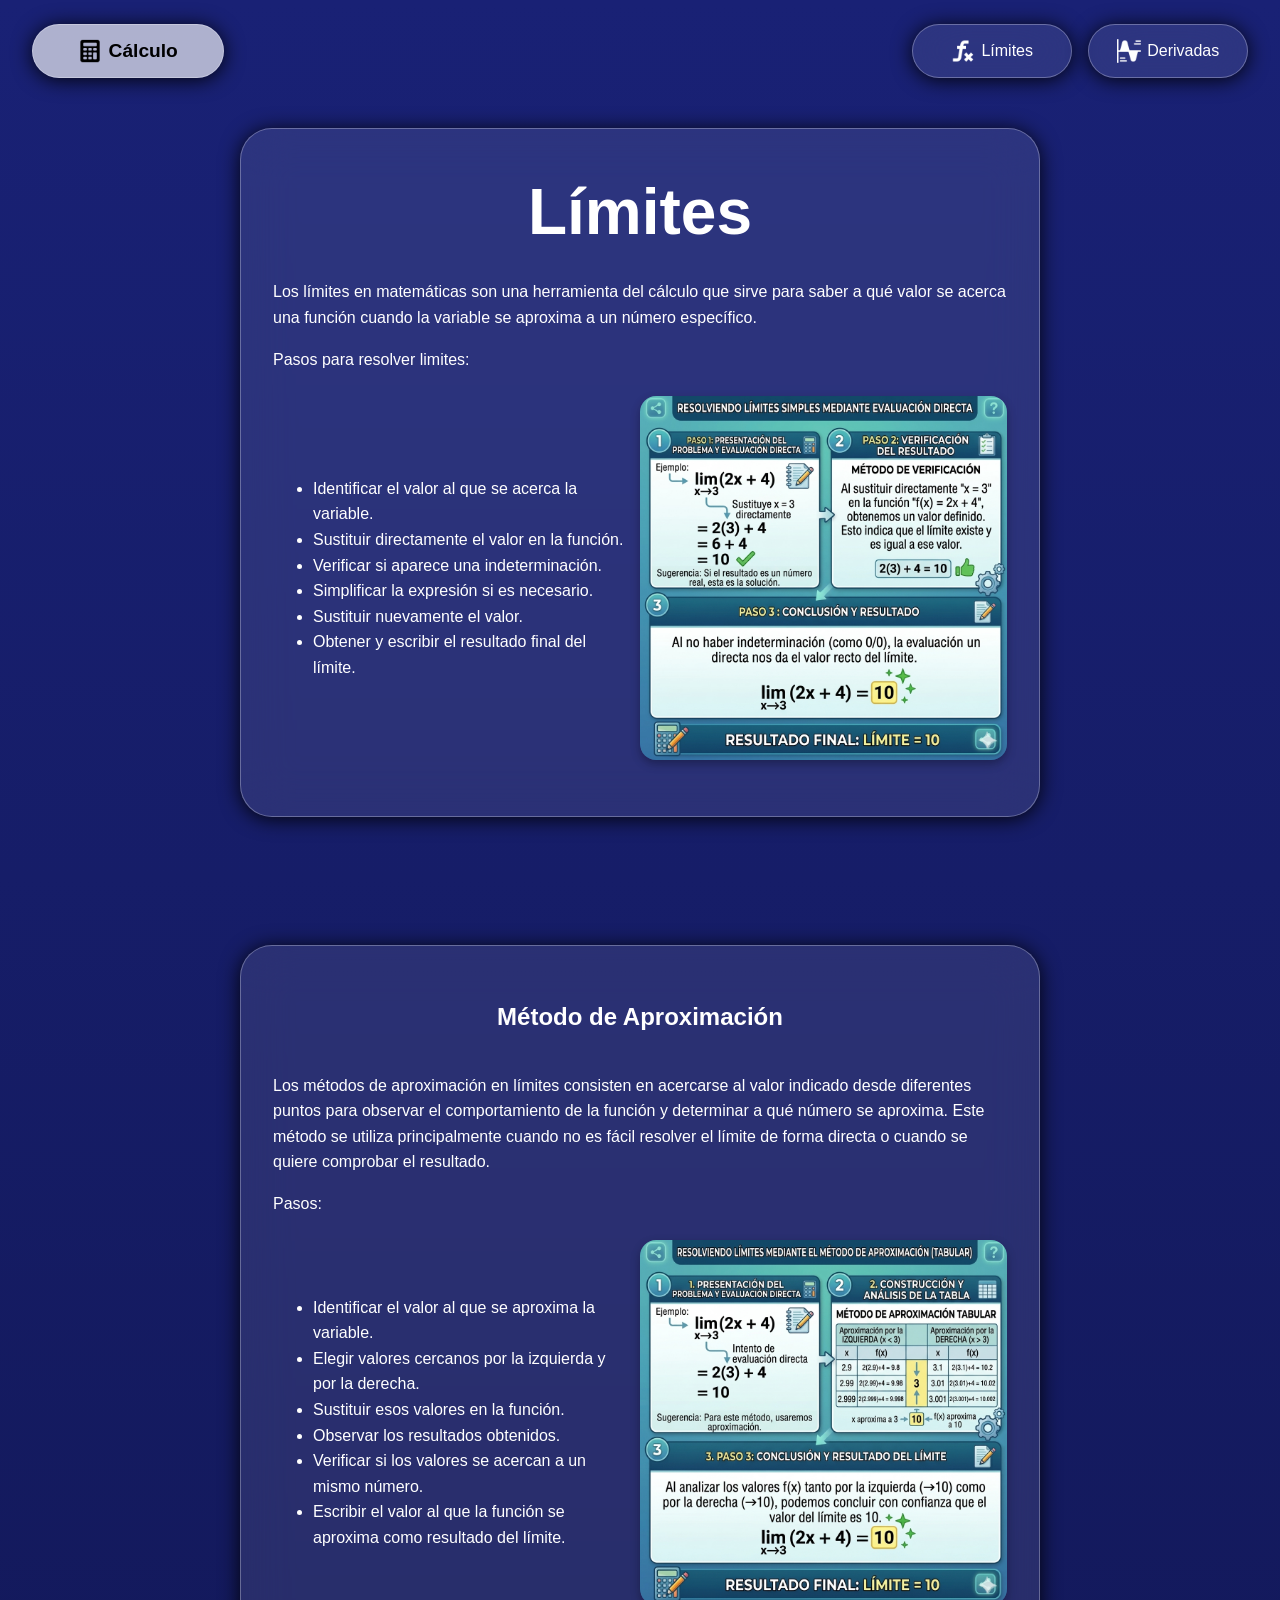
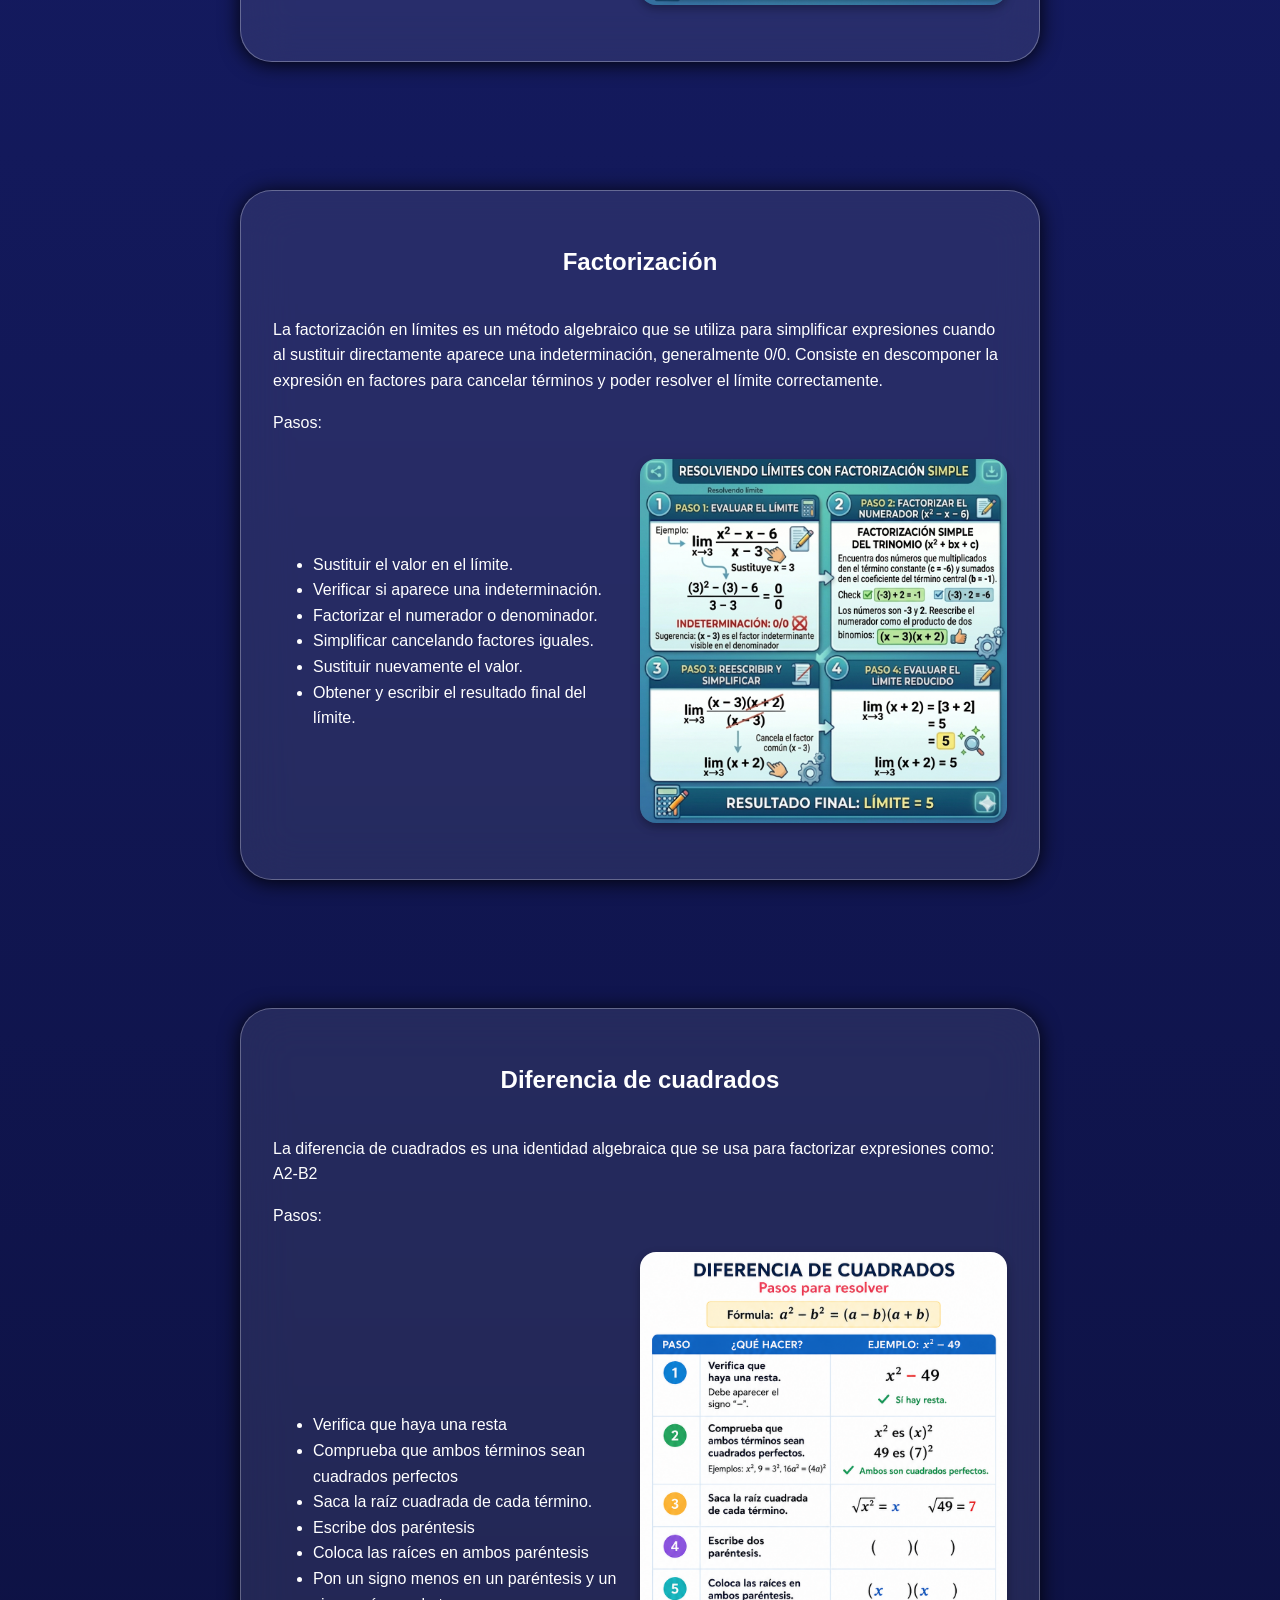
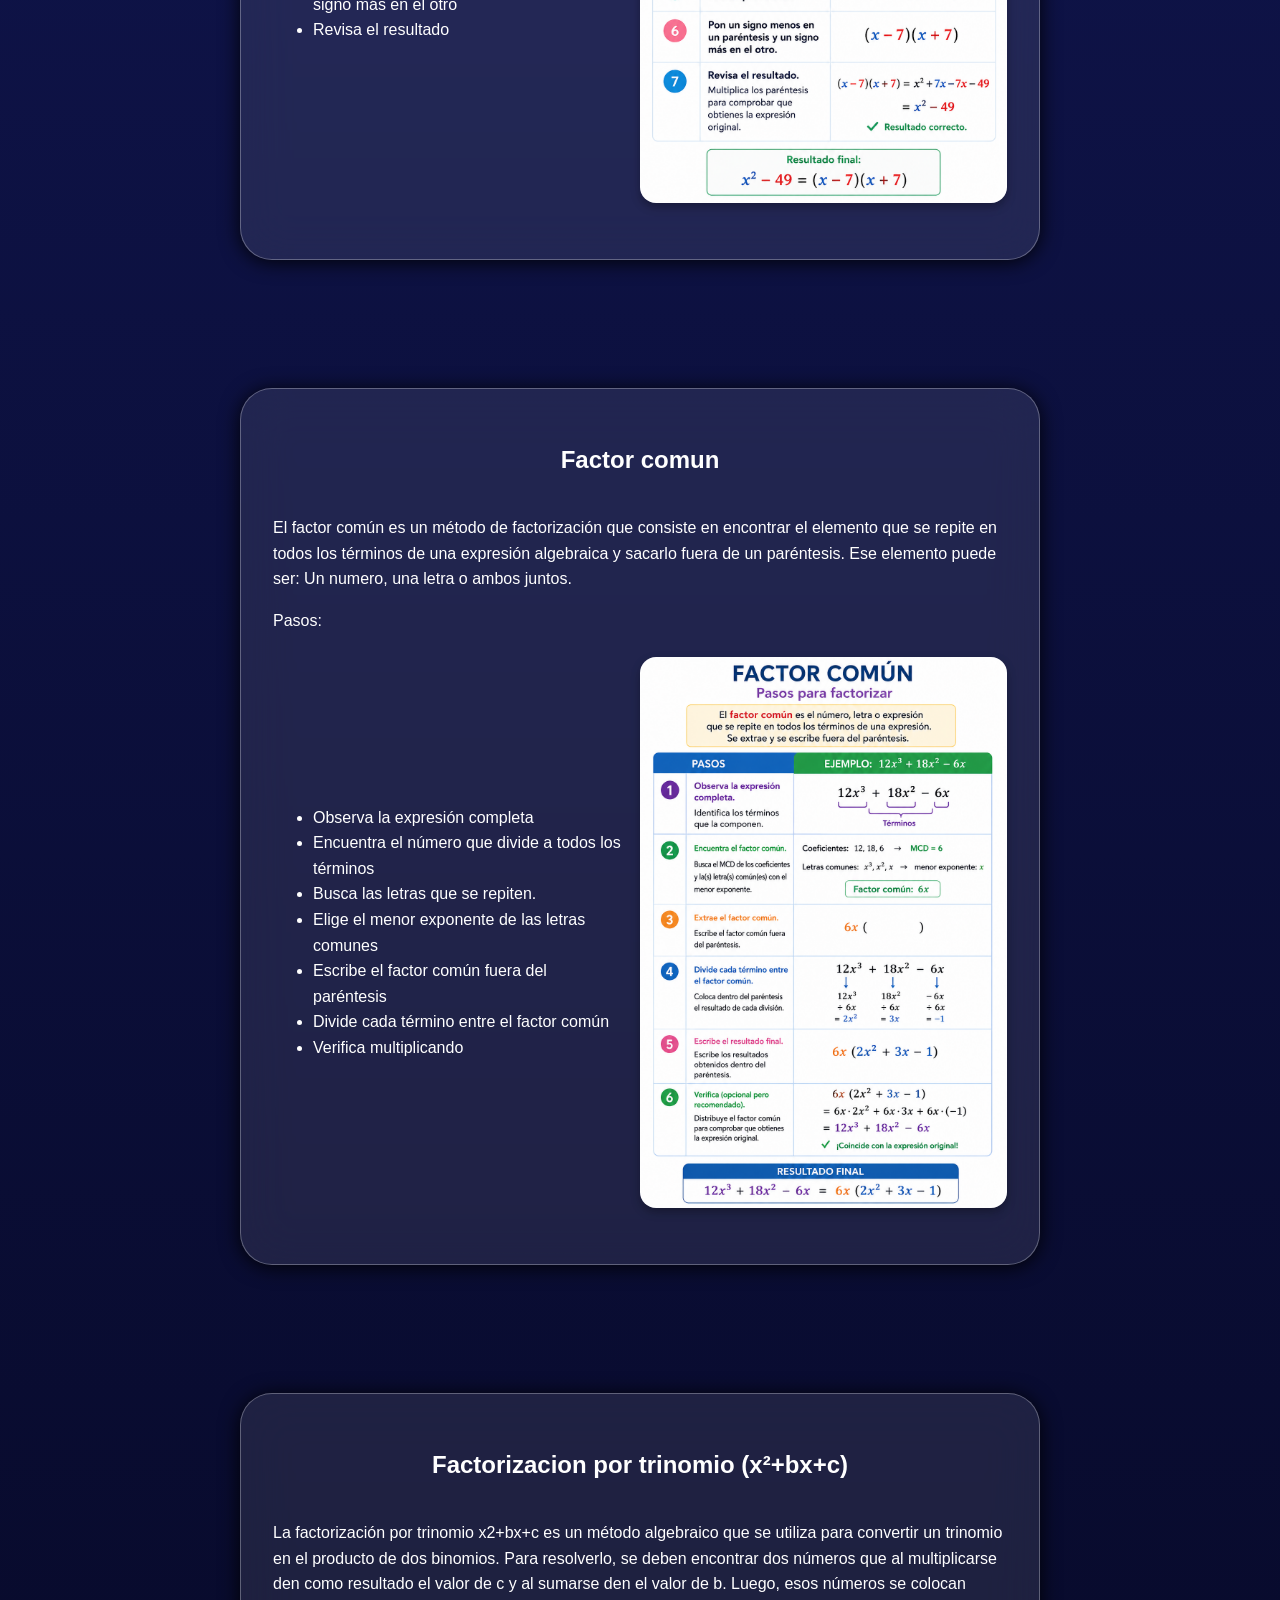
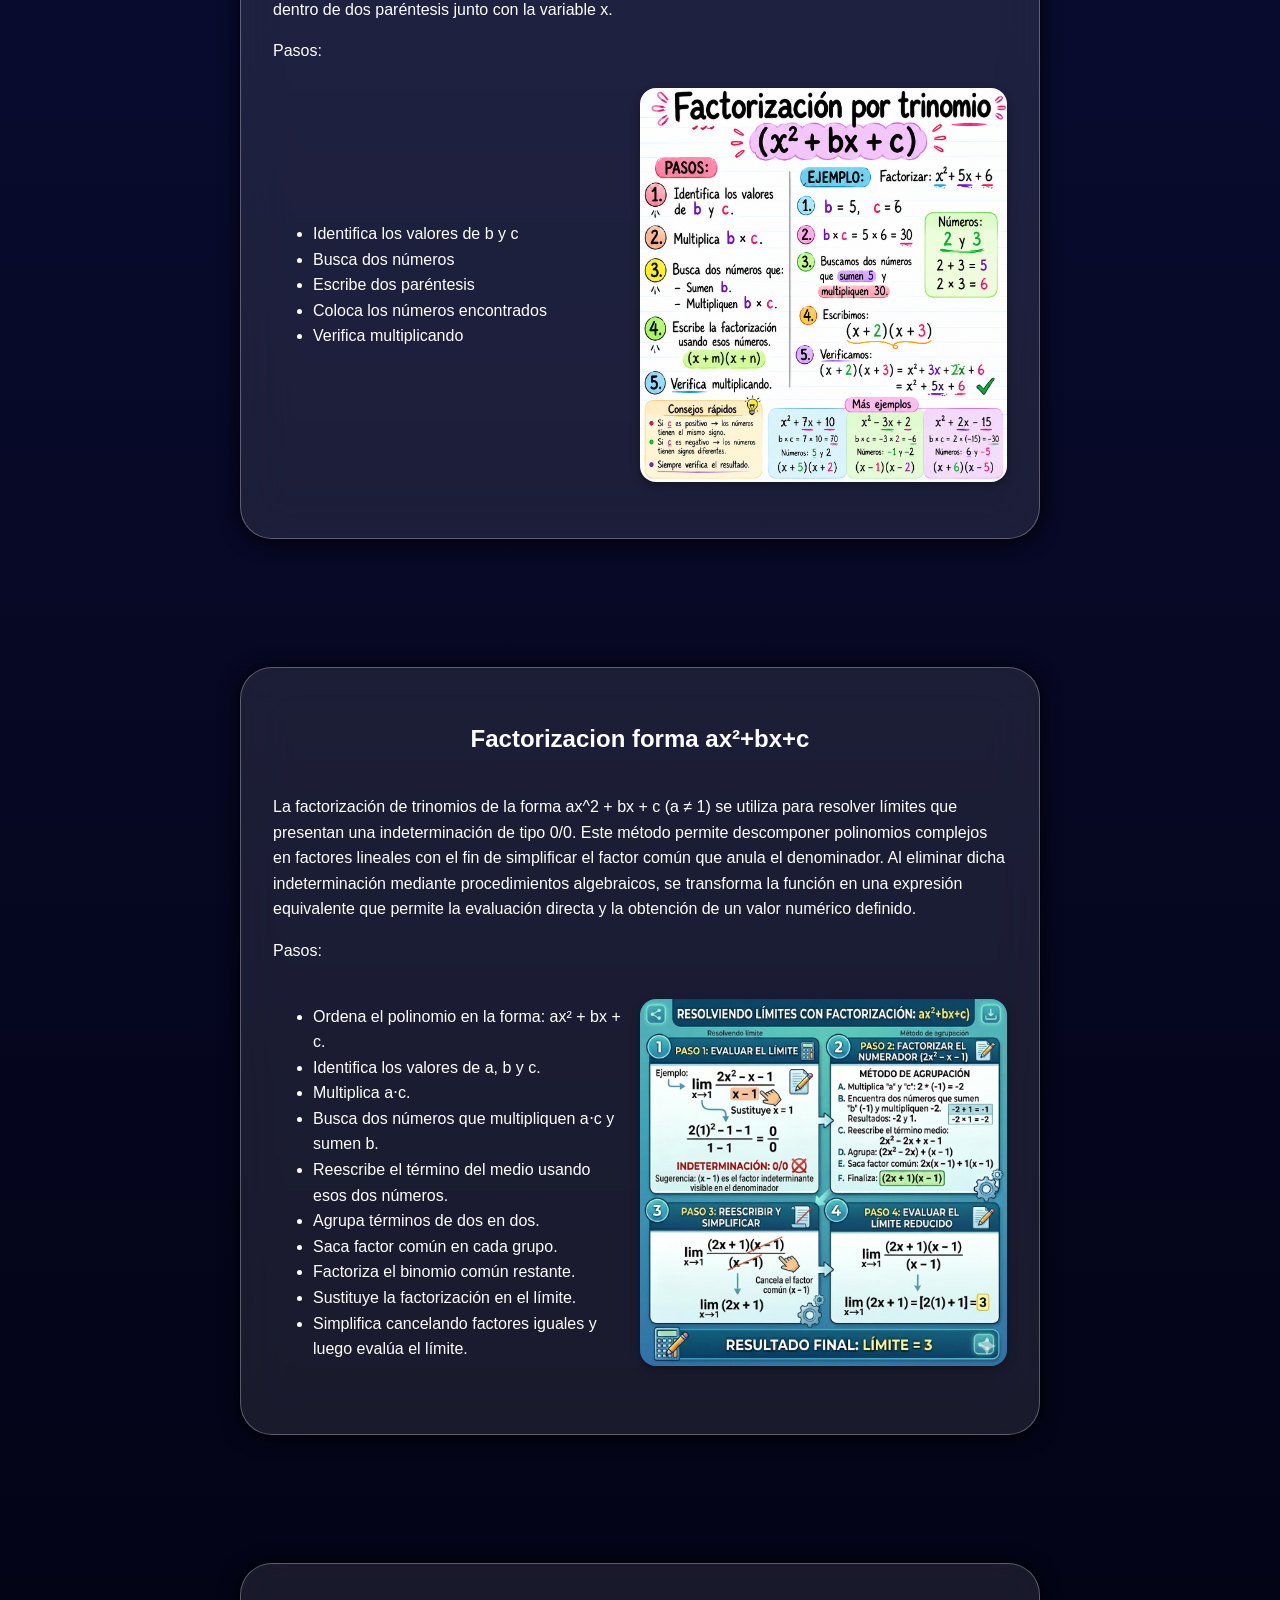
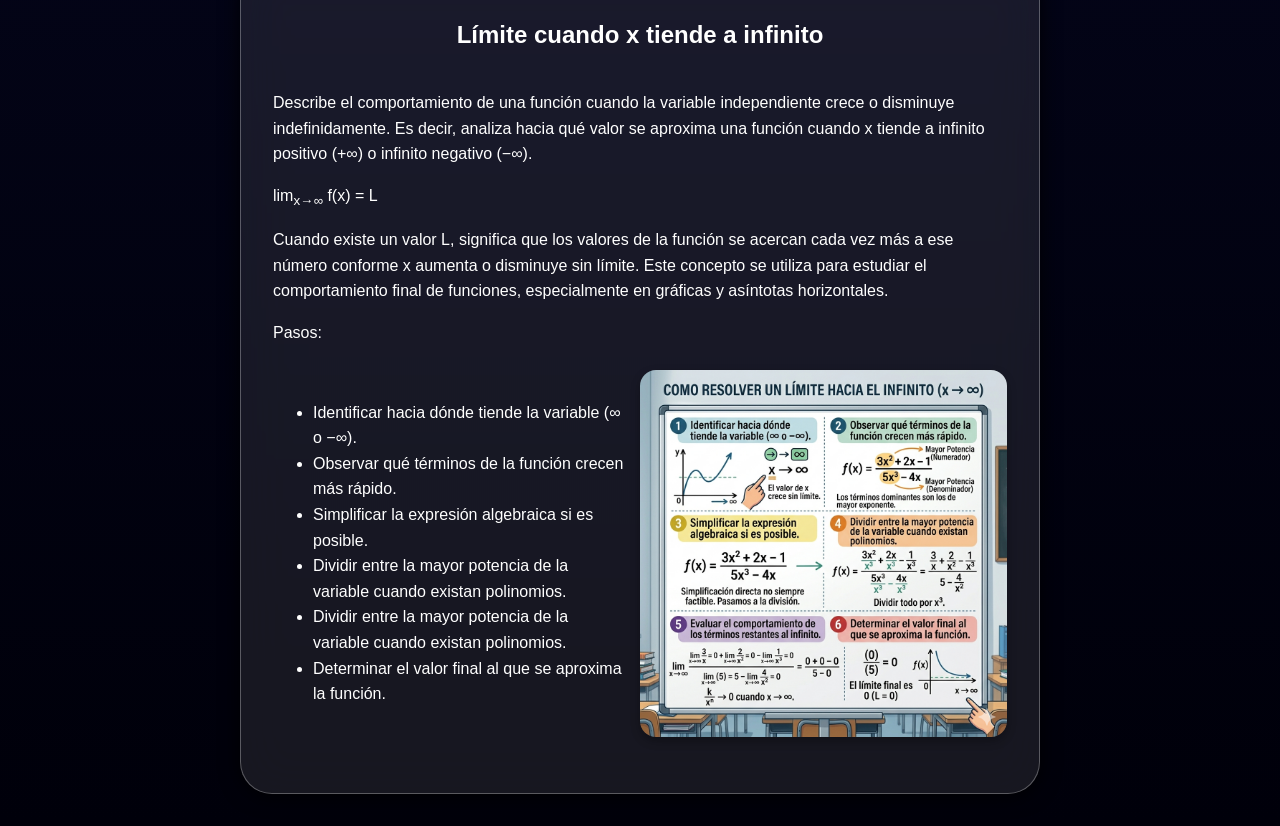
<file: limites.html>
<!DOCTYPE html>
<html lang="es">
<head>
    <meta charset="UTF-8">
    <meta name="viewport" content="width=device-width, initial-scale=1.0">
    <title>Índice</title>
    <link rel="stylesheet" href="style.css">
</head>

<body>
    <header>
        <nav>
            <div class="logo"> 
                <img src="calculo.png" class="card-img" alt="Logo de Cálculo">
                <h3><a href="index.html">Cálculo</a></h3>
            </div>

            <ul class="nav-links">
                <li>
                    <a href="limites.html">
                        <img src="limites.png" class="card-img" alt="Icono de Límites">
                        Límites
                    </a>
                </li>
                <li>
                    <a href="derivadas.html">
                        <img src="derivadas.png" class="card-img" alt="Icono de Derivadas">
                        Derivadas
                    </a>
                </li>
            </ul>
        </nav>
    </header>

    <div class="contenido">  <!-- William -->
        <h1>Límites</h1>
        
        <div class="texto-info"> 
            <p>Los límites en matemáticas son una herramienta del cálculo que sirve para saber a qué valor se acerca una función cuando la variable se aproxima a un número específico.</p>
            <p>Pasos para resolver limites:</p>

            <!-- Este es el nuevo contenedor para ponerlos a la par -->
            <div class="contenedor-flexible">
                <ul>
                    <li>Identificar el valor al que se acerca la variable.</li>
                    <li>Sustituir directamente el valor en la función.</li>
                    <li>Verificar si aparece una indeterminación.</li>
                    <li>Simplificar la expresión si es necesario.</li>
                    <li>Sustituir nuevamente el valor.</li>
                    <li>Obtener y escribir el resultado final del límite.</li>                       
                </ul> 

                <img src="limitess.png" alt="Gráfico de cálculo" class="img-lateral">
            </div>            
        </div>
    </div>


    <div class="contenido">  <!-- William -->
        <h2>Método de Aproximación</h2>
        
        <div class="texto-info"> 
            <p>Los métodos de aproximación en límites consisten en acercarse al valor indicado desde diferentes puntos para observar el comportamiento de la función y determinar a qué número se aproxima. Este método se utiliza principalmente cuando no es fácil resolver el límite de forma directa o cuando se quiere comprobar el resultado.</p>
            <p>Pasos:</p>

            <!-- Este es el nuevo contenedor para ponerlos a la par -->
            <div class="contenedor-flexible">
                <ul>
                    <li>Identificar el valor al que se aproxima la variable.</li>
                    <li>Elegir valores cercanos por la izquierda y por la derecha.</li>
                    <li>Sustituir esos valores en la función.</li>
                    <li>Observar los resultados obtenidos.</li>
                    <li>Verificar si los valores se acercan a un mismo número.</li>
                    <li>Escribir el valor al que la función se aproxima como resultado del límite.</li>                       
                </ul> 

                <img src="metodo de aproximacion.png" alt="Gráfico de cálculo" class="img-lateral">
            </div>            
        </div>
    </div>

    <div class="contenido">  <!-- William -->
        <h2>Factorización</h2>
        
        <div class="texto-info"> 
            <p>La factorización en límites es un método algebraico que se utiliza para simplificar expresiones cuando al sustituir directamente aparece una indeterminación, generalmente 0/0. Consiste en descomponer la expresión en factores para cancelar términos y poder resolver el límite correctamente.</p>
            <p>Pasos:</p>

            <!-- Este es el nuevo contenedor para ponerlos a la par -->
            <div class="contenedor-flexible">
                <ul>
                    <li>Sustituir el valor en el límite.</li>
                    <li>Verificar si aparece una indeterminación.</li>
                    <li>Factorizar el numerador o denominador.</li>
                    <li>Simplificar cancelando factores iguales.</li>
                    <li>Sustituir nuevamente el valor.</li> 
                    <li>Obtener y escribir el resultado final del límite.</li>                       
                </ul> 

                <img src="factorizacion.png" alt="Gráfico de cálculo" class="img-lateral">
            </div>            
        </div>
    </div>

        <div class="contenido">  <!-- Kevin -->
        <h2>Diferencia de cuadrados</h2>
        
        <div class="texto-info"> 
            <p>La diferencia de cuadrados es una identidad algebraica que se usa para factorizar expresiones como: A2-B2</p>
            <p>Pasos:</p>

            <!-- Este es el nuevo contenedor para ponerlos a la par -->
            <div class="contenedor-flexible">
                <ul>
                    <li>Verifica que haya una resta</li>
                    <li>Comprueba que ambos términos sean cuadrados perfectos</li>
                    <li>Saca la raíz cuadrada de cada término.</li>
                    <li>Escribe dos paréntesis</li>
                    <li>Coloca las raíces en ambos paréntesis</li> 
                    <li>Pon un signo menos en un paréntesis y un signo más en el otro</li>
                    <li>Revisa el resultado</li>                       
                </ul> 

                <img src="Diferencia de cuadrados.png" alt="Gráfico de cálculo" class="img-lateral">
            </div>            
        </div>
    </div>

       <div class="contenido">  <!-- Kevin -->
        <h2>Factor comun</h2>
        
        <div class="texto-info"> 
            <p>El factor común es un método de factorización que consiste en encontrar el elemento que se repite en todos los términos de una expresión algebraica y sacarlo fuera de un paréntesis.

Ese elemento puede ser:
Un numero, una letra o ambos juntos.</p>
            <p>Pasos:</p>

            <!-- Este es el nuevo contenedor para ponerlos a la par -->
            <div class="contenedor-flexible">
                <ul>
                    <li>Observa la expresión completa</li>
                    <li>Encuentra el número que divide a todos los términos</li>
                    <li>Busca las letras que se repiten.</li>
                    <li>Elige el menor exponente de las letras comunes</li>
                    <li>Escribe el factor común fuera del paréntesis</li> 
                    <li>Divide cada término entre el factor común</li>
                    <li>Verifica multiplicando</li>                       
                </ul> 

                <img src="Factor comun.png" alt="Gráfico de cálculo" class="img-lateral">
            </div>            
        </div>
    </div>

           <div class="contenido">  <!-- Kevin -->
        <h2>Factorizacion por trinomio (x²+bx+c)</h2>
        
        <div class="texto-info"> 
            <p>La factorización por trinomio x2+bx+c es un método algebraico que se utiliza para convertir un trinomio en el producto de dos binomios. Para resolverlo, se deben encontrar dos números que al multiplicarse den como resultado el valor de c y al sumarse den el valor de b. Luego, esos números se colocan dentro de dos paréntesis junto con la variable x.</p>
            
            <p>Pasos:</p>

            <!-- Este es el nuevo contenedor para ponerlos a la par -->
            <div class="contenedor-flexible">
                <ul>
                    <li>Identifica los valores de b y c</li>
                    <li>Busca dos números</li>
                    <li>Escribe dos paréntesis</li>
                    <li>Coloca los números encontrados</li>
                    <li>Verifica multiplicando</li>                      
                </ul> 

                <img src="Factorizacion por trinomio.png" alt="Gráfico de cálculo" class="img-lateral">
            </div>            
        </div>
    </div>


    <div class="contenido">
        <h2>Factorizacion forma ax²+bx+c</h2>
        
        <div class="texto-info">
            <p>La factorización de trinomios de la forma ax^2 + bx + c (a ≠ 1) se utiliza para resolver límites que presentan una indeterminación de tipo 0/0. Este método permite descomponer polinomios complejos en factores lineales con el fin de simplificar el factor común que anula el denominador. Al eliminar dicha indeterminación mediante procedimientos algebraicos, se transforma la función en una expresión equivalente que permite la evaluación directa y la obtención de un valor numérico definido.</p>
            <p>Pasos:</p>

            <!-- Este es el nuevo contenedor para ponerlos a la par -->
            <div class="contenedor-flexible"> 
                <ul>
                    <li>Ordena el polinomio en la forma: ax² + bx + c.</li>
                    <li>Identifica los valores de a, b y c.</li>
                    <li>Multiplica a⋅c.</li>
                    <li>Busca dos números que multipliquen a⋅c y sumen b.</li>
                    <li>Reescribe el término del medio usando esos dos números.</li>
                    <li>Agrupa términos de dos en dos.</li>
                    <li>Saca factor común en cada grupo.</li>
                    <li>Factoriza el binomio común restante.</li>
                    <li>Sustituye la factorización en el límite.</li>
                    <li>Simplifica cancelando factores iguales y luego evalúa el límite.</li>
                </ul>
                <img src="factorizacion ax+bx+c.jpeg" class= "img-lateral">
            </div>            
        </div>
    </div>

    <div class="contenido"> <!-- Prueba -->
        <h2>Límite cuando x tiende a infinito</h2>
        
        <div class="texto-info">
            <p>Describe el comportamiento de una función cuando la variable independiente crece o disminuye indefinidamente. Es decir, analiza hacia qué valor se aproxima una función cuando x tiende a infinito positivo (+∞) o infinito negativo (−∞).</p>
            <p>lim<sub>x→∞</sub> f(x) = L</p>
            <p>Cuando existe un valor L, significa que los valores de la función se acercan cada vez más a ese número conforme x aumenta o disminuye sin límite. Este concepto se utiliza para estudiar el comportamiento final de funciones, especialmente en gráficas y asíntotas horizontales.</p>
            <p>Pasos:</p>

            <!-- Este es el nuevo contenedor para ponerlos a la par -->
            <div class="contenedor-flexible"> 
                <ul>
                    <li>Identificar hacia dónde tiende la variable (∞ o −∞).</li>
                    <li>Observar qué términos de la función crecen más rápido.</li>
                    <li>Simplificar la expresión algebraica si es posible.</li>
                    <li>Dividir entre la mayor potencia de la variable cuando existan polinomios.</li>
                    <li>Dividir entre la mayor potencia de la variable cuando existan polinomios.</li>
                    <li>Determinar el valor final al que se aproxima la función.</li>
                </ul>
                <img src="limite hacia el infinito.png" class= "img-lateral">
            </div>            
        </div>
    </div>

</body>
</file>
<file: style.css>
:root {
    --cyan: #002f32;
    --magenta: #21060e;
    --purple-list: #050a12e2;
    --deep-blue: #00000a;
    --dark-bg: #192175;
    --card-bg: #ffffff17;
    --card-bg2: #ffffffa6;
    --card-border: #ffffff4a;
    --text-main: #ffffff;
    --text-secondary: #000000;
    --text-muted: #6b6b7a;
    --container-max: 1100px;
}

/* Buena práctica: aplicar border-box a todos los elementos para que el padding no rompa los anchos */
*, *::before, *::after {
    box-sizing: border-box;
}

body {
    margin: 0;
    padding: 0;

    background-image: linear-gradient(var(--dark-bg), var(--deep-blue));
    min-height: 100dvh;
    /* background-size: 100% 100%; (Removido porque suele causar saltos extraños, el degradado ya cubre todo) */

    font-family: 'Outfit', sans-serif;
    color: var(--text-main);
    line-height: 1.6;   
}

h1 {
    font-size: clamp(2rem, 5vw + 1rem, 4rem);
    display: flex;
    justify-content: center;
    margin: 0;
}

h3 {
    font-size: clamp(0.8rem, 2vw + 0.5rem, 1.2rem); /* Ajustado para que tenga un tamaño legible */
    margin: 0;
}

h3 a {
    text-decoration: none;
    color: var(--text-secondary);
}

nav {
    position: fixed;
    top: 0;
    left: 0;
    width: 100%;
    /* Corregido: El clamp original tenía un valor máximo (0.5vh) mucho menor al mínimo (1vw) */
    padding: clamp(0.5rem, 2vw, 1.5rem) 2rem; 
    display: flex;
    align-items: center;
    justify-content: space-between;
    z-index: 1000; /* Asegura que el nav siempre esté por encima del contenido */
}

.nav-links {
    font-size: clamp(0.8rem, 2vw + 0.5rem, 1rem);
    list-style: none;
    display: flex;
    /* Corregido: El min y max de este clamp eran idénticos (0.2rem) */
    gap: 1rem; 
    margin: 0;
    padding: 0;
}

.nav-links li a {
    width: clamp(5rem, 5vw + 6rem, 10rem);
    height: clamp(2.5rem, 3vw + 1rem, 4rem); /* Altura de botón más natural */

    /* Corregido: Era background-image, pero las variables son colores (#) */
    background-color: var(--card-bg); 
    color: var(--text-main);
    display: flex;
    align-items: center;
    justify-content: center;
    
    backdrop-filter: blur(25px); 
    -webkit-backdrop-filter: blur(25px);

    /* Los bordes en rem muy pequeños (0.02rem) se renderizan mal. Mejor usar px. */
    border: 1px solid var(--card-border);
    box-shadow: 0 2px 20px rgba(0, 0, 0, 0.902);

    will-change: backdrop-filter;
    border-radius: 2rem; 
    text-decoration: none;
    transition: background-color 0.3s ease, color 0.3s ease;
}

.nav-links li a:hover {
    background-color: var(--card-bg2);
    color: var(--text-secondary);
}

.logo {
    width: clamp(8rem, 10vw + 5rem, 12rem);
    height: clamp(2.5rem, 3vw + 1rem, 4rem);

    background-color: var(--card-bg2);
    border: 1px solid var(--card-border);
    box-shadow: 0 2px 20px rgba(0, 0, 0, 0.902);

    display: flex;
    align-items: center;
    justify-content: center;

    backdrop-filter: blur(25px); 
    -webkit-backdrop-filter: blur(25px);
    will-change: backdrop-filter;
    border-radius: 2rem; 
}

.card-img {
    width: 1.5rem;
    height: 1.5rem;
    margin-right: 0.4rem;
}

.contenido {
    width: clamp(15rem, 90vw, 50rem); 
    min-height: 15rem; /* Cambiado a min-height para que se expanda con el texto */
    
    /* Corregido: Era background-image */
    background-color: var(--card-bg); 
    border: 1px solid var(--card-border);
    box-shadow: 0 2px 20px rgba(0, 0, 0, 0.902);

    /* Corregido: align-items no funciona sin display flex o grid */
    display: flex;
    flex-direction: column; /* Para que el h1 y p queden uno arriba del otro */
    align-items: center;
    justify-content: center;
    padding: 2rem;

    backdrop-filter: blur(25px); 
    -webkit-backdrop-filter: blur(25px);
    will-change: backdrop-filter;
    border-radius: 2rem; 
    
    /* Centrado horizontal de la tarjeta contenedora */
    margin: 8rem auto 2rem auto; 
    
    /* Corregido: La variable --text-color no existía en el :root */
    color: var(--text-main);
}

.contenedor-flexible {
    display: flex;          /* Activa el modo flexible */
    align-items: center;    /* Centra verticalmente la lista con la imagen */
    justify-content: space-between; /* Deja espacio entre la lista y la imagen */
    gap: 1rem;              /* Espacio de separación entre ambos */
    margin: 1.5rem 0;
}

.contenedor-flexible ul {
    flex: 1;                /* La lista toma el espacio disponible */
}

.img-lateral {
    flex: 1;                /* La imagen también toma espacio proporcional */
    max-width: 50%;         /* Limitamos el ancho para que no aplaste a la lista */
    height: auto;
    border-radius: 1rem;
    box-shadow: 0 4px 10px rgba(0,0,0,0.3);
}

/* ==========================================
   Contenedor Mixto (Estructura y Layout pura)
   ========================================== */

/* Contenedor Principal: Recibe el efecto cristal sin alterar textos */
.contenedor-mixto {
    width: clamp(15rem, 90vw, var(--container-max)); 
    max-width: 800px; 
    margin: 2rem auto; 
    padding: 2rem;
    
    background-color: var(--card-bg);
    border: 1px solid var(--card-border);
    border-radius: 2rem; 
    box-shadow: 0 2px 20px rgba(0, 0, 0, 0.902);
    
    backdrop-filter: blur(25px);
    -webkit-backdrop-filter: blur(25px);
    will-change: backdrop-filter;
    
    /* Hereda el color principal automáticamente */
    color: var(--text-main); 
}

.contenedor-mixto h2 {
    text-align: center;
    margin-top: 0;      /* Elimina espacios sobrantes arriba */
    margin-bottom: 1.5rem; /* Deja un espacio armónico con los párrafos */
}

/* Separación estructural entre los bloques internos */
.seccion-textos,
.seccion-lista {
    margin-bottom: 1.5rem;
}

/* Lista: Solo sangría estructural */
.seccion-lista {
    padding-left: 1.5rem;
}

/* Galería de Imágenes: Matriz 2x2 */
.galeria-imagenes {
    display: grid;
    grid-template-columns: repeat(2, 1fr); 
    gap: 1rem; 
}

/* Fotos: Estructura responsiva que hace juego con tu .img-lateral */
.galeria-imagenes img {
    width: 100%;
    height: auto;
    object-fit: cover;
    aspect-ratio: 1 / 1; 
    border-radius: 1rem; 
    border: 1px solid var(--card-border);
    box-shadow: 0 4px 10px rgba(0,0,0,0.3);
}

@media (max-width: 425px) {
    nav {
        flex-direction: column;
        gap: 1rem;
        padding-top: 1rem;
    }

    .nav-links {
        flex-direction: column; 
        width: 100%;
    }
    
    .nav-links li a {
        width: 100%;       
        text-align: center; 
    }

    .logo {
        width: clamp(10rem, 80vw, 15rem);
    }

    .contenido {
        margin-top: 13rem; /* Más margen arriba en móvil porque el nav es más alto al estar en columna */
    }

    .contenedor-flexible {
        flex-direction: column; /* Cambia de fila a columna en pantallas pequeñas */
    }
    
    .img-lateral {
        max-width: 100%;    /* La imagen ocupa todo el ancho en móvil */
    }

    .contenedor-mixto .galeria-imagenes {
        grid-template-columns: 1fr; /* Pasa de 2 columnas a 1 sola fila en móviles */
        gap: 1rem;
    }
}
</file>
